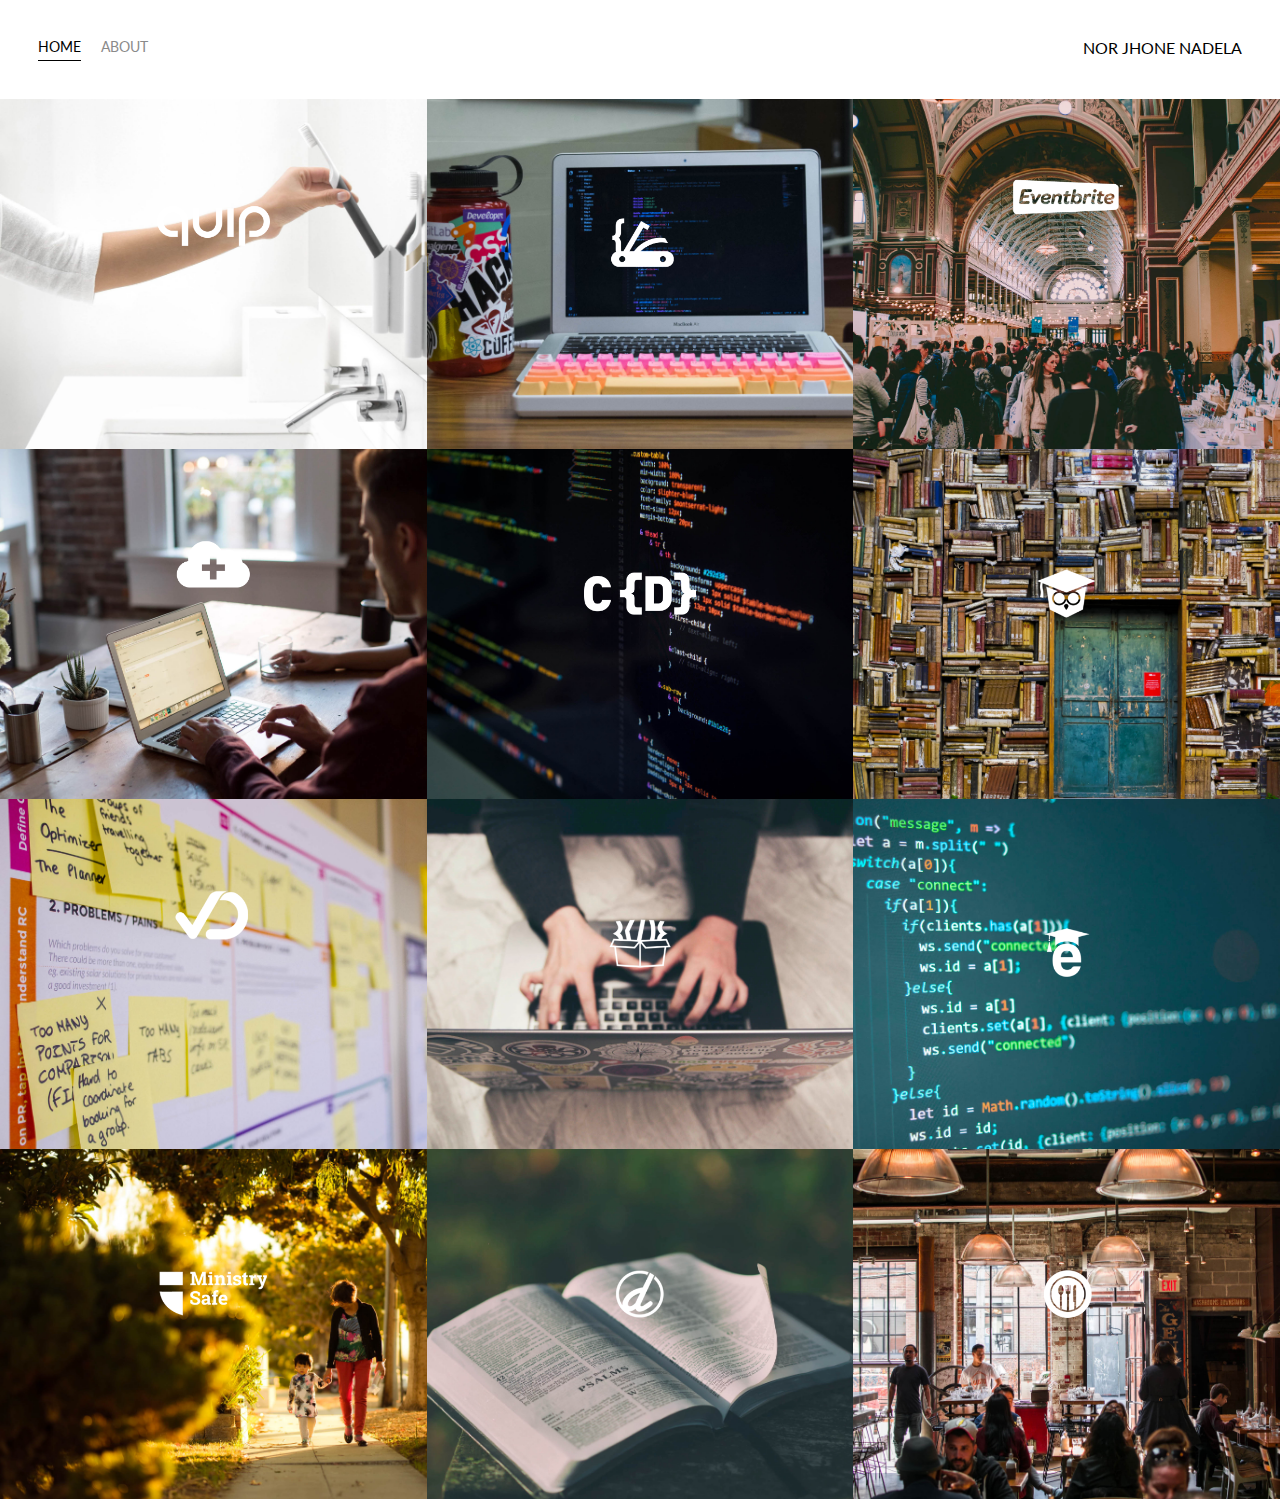
<file: portfolio-html-site/portfolio html/index.html>
<!DOCTYPE html>
<html lang='en'>

<head>
  <meta charset='UTF-8'>
  <title>Portfolio Homepage</title>
  <link href="https://fonts.googleapis.com/css?family=Lato" rel="stylesheet">
  <link rel="stylesheet" href="styles.css">
</head>

<body>
  <div class="container">
    <div class="nav-wrapper">
      <div class="left-side">
        <div class="nav-link-wrapper active-nav-link">
          <a href="index.html">Home</a>
        </div>

        <div class="nav-link-wrapper">
          <a href="about.html">About</a>
        </div>
      </div>

      <div class="right-side">
        <div class="brand">
          NOR JHONE NADELA
        </div>
      </div>
    </div>

    <div class="content-wrapper">
      <div class="portfolio-items-wrapper">

        <div class="portfolio-item-wrapper">
          <div class="portfolio-img-background" style="background-image:url(images/portfolio1.jpg)"></div>

          <div class="img-text-wrapper">
            <div class="logo-wrapper">
              <img src="images/logos/quip.png" alt="">
            </div>

            <div class="subtitle">I built the Quip Ecommerce platform, named a Top 25 Invention by Time Magazine in 2016.</div>
          </div>
        </div>

        <div class="portfolio-item-wrapper">
          <div class="portfolio-img-background" style="background-image:url(images/portfolio2.jpg)"></div>
          <div class="img-text-wrapper">
            <div class="logo-wrapper">
              <img src="images/logos/devcamp.png" alt="">
            </div>

            <div class="subtitle">Coding bootcamp and learning management system.</div>
          </div>
        </div>

        <div class="portfolio-item-wrapper">
          <div class="portfolio-img-background" style="background-image:url(images/portfolio3.jpg)"></div>
          <div class="img-text-wrapper">
            <div class="logo-wrapper">
              <img src="images/logos/eventbrite.png" alt="">
            </div>

            <div class="subtitle">Eventbrite is the leading event management platform on the web with millions of individuals utilizing their applications
              to find, register or, and management events in numerous industries.</div>
          </div>
        </div>

        <div class="portfolio-item-wrapper">
          <div class="portfolio-img-background" style="background-image:url(images/portfolio4.jpg)"></div>
          <div class="img-text-wrapper">
            <div class="logo-wrapper">
              <img src="images/logos/shop-hacker.png" alt="">
            </div>

            <div class="subtitle">Shop Hacker allows you to easily import digital products such as elearning courses, software, and games directly
              into your ecommerce store.</div>
          </div>
        </div>

        <div class="portfolio-item-wrapper">
          <div class="portfolio-img-background" style="background-image:url(images/portfolio5.jpg)"></div>
          <div class="img-text-wrapper">
            <div class="logo-wrapper">
              <img src="images/logos/crondose.png" alt="">
            </div>

            <div class="subtitle">Online tutorials and productivity tips.</div>
          </div>
        </div>

        <div class="portfolio-item-wrapper">
          <div class="portfolio-img-background" style="background-image:url(images/portfolio6.jpg)"></div>
          <div class="img-text-wrapper">
            <div class="logo-wrapper">
              <img src="images/logos/dailysmarty.png" alt="">
            </div>

            <div class="subtitle">Keep track of what you learn every day.</div>
          </div>
        </div>

        <div class="portfolio-item-wrapper">
          <div class="portfolio-img-background" style="background-image:url(images/portfolio7.jpg)"></div>
          <div class="img-text-wrapper">
            <div class="logo-wrapper">
              <img src="images/logos/dashtrack.png" alt="">
            </div>

            <div class="subtitle">What you track improves. DashTrack is a journal that makes it easy to track your daily tasks and make the most
              of your time each day.</div>
          </div>
        </div>

        <div class="portfolio-item-wrapper">
          <div class="portfolio-img-background" style="background-image:url(images/portfolio8.jpg)"></div>
          <div class="img-text-wrapper">
            <div class="logo-wrapper">
              <img src="images/logos/devtrunk.png" alt="">
            </div>

            <div class="subtitle">Online shop for developer happiness.</div>
          </div>
        </div>

        <div class="portfolio-item-wrapper">
          <div class="portfolio-img-background" style="background-image:url(images/portfolio9.jpg)"></div>
          <div class="img-text-wrapper">
            <div class="logo-wrapper">
              <img src="images/logos/edutechional.png" alt="">
            </div>

            <div class="subtitle">Online technology tutorials.</div>
          </div>
        </div>

        <div class="portfolio-item-wrapper">
          <div class="portfolio-img-background" style="background-image:url(images/portfolio10.jpg)"></div>
          <div class="img-text-wrapper">
            <div class="logo-wrapper">
              <img src="images/logos/ministry-safe.png" alt="">
            </div>

            <div class="subtitle">A complete child safety system for organizations.</div>
          </div>
        </div>

        <div class="portfolio-item-wrapper">
          <div class="portfolio-img-background" style="background-image:url(images/portfolio11.jpg)"></div>
          <div class="img-text-wrapper">
            <div class="logo-wrapper">
              <img src="images/logos/open-devos.png" alt="">
            </div>

            <div class="subtitle">Publish and share daily devotionals.</div>
          </div>
        </div>

        <div class="portfolio-item-wrapper">
          <div class="portfolio-img-background" style="background-image:url(images/portfolio12.jpg)"></div>
          <div class="img-text-wrapper">
            <div class="logo-wrapper">
              <img src="images/logos/toastability.png" alt="">
            </div>

            <div class="subtitle">Easy way to manage the digital life of your bar or restaurant.</div>
          </div>
        </div>

      </div>
    </div>
  </div>

</body>

<script>
  const portfolioItems = document.querySelectorAll('.portfolio-item-wrapper');

  portfolioItems.forEach(portfolioItem => {
    portfolioItem.addEventListener('mouseover', () => {
      console.log(portfolioItem.childNodes[1].classList)
      portfolioItem.childNodes[1].classList.add('image-blur');
    });

    portfolioItem.addEventListener('mouseout', () => {
      console.log(portfolioItem.childNodes[1].classList)
      portfolioItem.childNodes[1].classList.remove('image-blur');
    });
  });

</script>

</html>
</file>
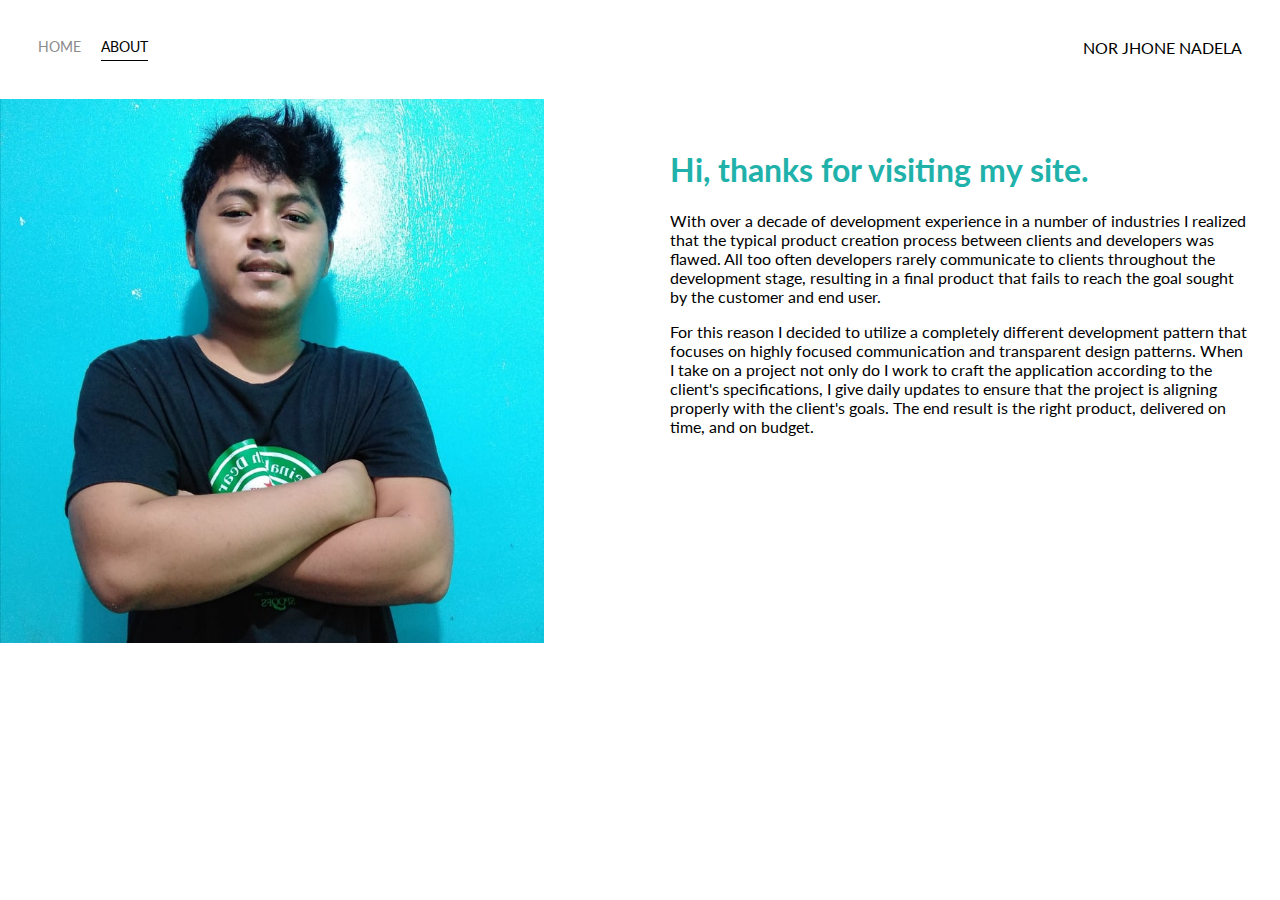
<file: portfolio-html-site/portfolio html/about.html>
<!DOCTYPE html>
<html lang='en'>

<head>
  <meta charset='UTF-8'>
  <title>Portfolio Homepage</title>
  <link href="https://fonts.googleapis.com/css?family=Lato" rel="stylesheet">
  <link rel="stylesheet" href="styles.css">
</head>

<body>
  <div class="container">
    <div class="nav-wrapper">
      <div class="left-side">
        <div class="nav-link-wrapper">
          <a href="index.html">Home</a>
        </div>

        <div class="nav-link-wrapper active-nav-link">
          <a href="about.html">About</a>
        </div>
      </div>

      <div class="right-side">
        <div class="brand">
          NOR JHONE NADELA
        </div>
      </div>
    </div>

    <div class="content-wrapper">
      <div class="two-column-wrapper">
        <div class="profile-image-wrapper">
          <img src="images/profile.jpg" alt="">
        </div>

        <div class="profile-content-wrapper">
          <h1>Hi, thanks for visiting my site.</h1>
          <p>With over a decade of development experience in a number of industries I realized that the typical product creation
            process between clients and developers was flawed. All too often developers rarely communicate to clients throughout
            the development stage, resulting in a final product that fails to reach the goal sought by the customer and end
            user.
          </p>

          <p>For this reason I decided to utilize a completely different development pattern that focuses on highly focused
            communication and transparent design patterns. When I take on a project not only do I work to craft the application
            according to the client's specifications, I give daily updates to ensure that the project is aligning properly
            with the client's goals. The end result is the right product, delivered on time, and on budget.</p>
        </div>
      </div>
    </div>
  </div>

</body>

</html>
</file>
<file: portfolio-html-site/portfolio html/styles.css>
body {
  font-family: "Lato", sans-serif;
  margin: 0px;
}

.container {
  display: grid;
  grid-template-columns: 1fr;
}

.nav-wrapper {
  display: flex;
  justify-content: space-between;
  padding: 38px;
}

.left-side {
  display: flex;
}

.nav-wrapper > .left-side > div {
  margin-right: 20px;
  text-transform: uppercase;
  font-size: 0.9rem;
}

.nav-link-wrapper {
  height: 22px;
  border-bottom: 1px solid transparent;
  transition: border-bottom 0.5s;
}

.active-nav-link {
  border-bottom: 1px solid black;
}

.active-nav-link a {
  color: black !important;
}

.nav-link-wrapper a {
  color: #8a8a8a;
  text-decoration: none;
  transition: color 0.5s;
}

.nav-link-wrapper:hover {
  border-bottom: 1px solid black;
}

.nav-link-wrapper a:hover {
  color: black;
}

.portfolio-items-wrapper {
  display: grid;
  grid-template-columns: 1fr 1fr 1fr;
}

.portfolio-item-wrapper {
  position: relative;
}

.portfolio-img-background {
  background-size: cover;
  background-position: center;
  background-repeat: no-repeat;
  height: 350px;
  width: 100%;
}

.img-text-wrapper {
  position: absolute;
  top: 0;
  display: flex;
  flex-direction: column;
  justify-content: center;
  align-items: center;
  height: 100%;
  text-align: center;
  padding-left: 100px;
  padding-right: 100px;
}

.img-text-wrapper .subtitle {
  transition: 1s;
  color: transparent;
}

.image-blur {
  transition: 1s;
  filter: brightness(10%);
}

.img-text-wrapper:hover .subtitle {
  color: lightseagreen;
  font-weight: 600;
}

.logo-wrapper img {
  width: 50%;
  margin-bottom: 20px;
}

.two-column-wrapper {
  display: grid;
  grid-template-columns: 1fr 1fr;
}

.profile-image-wrapper img {
  width: 85%;
}

.profile-content-wrapper {
  padding: 30px;
}

.profile-content-wrapper h1 {
  color: lightseagreen;
}
</file>
